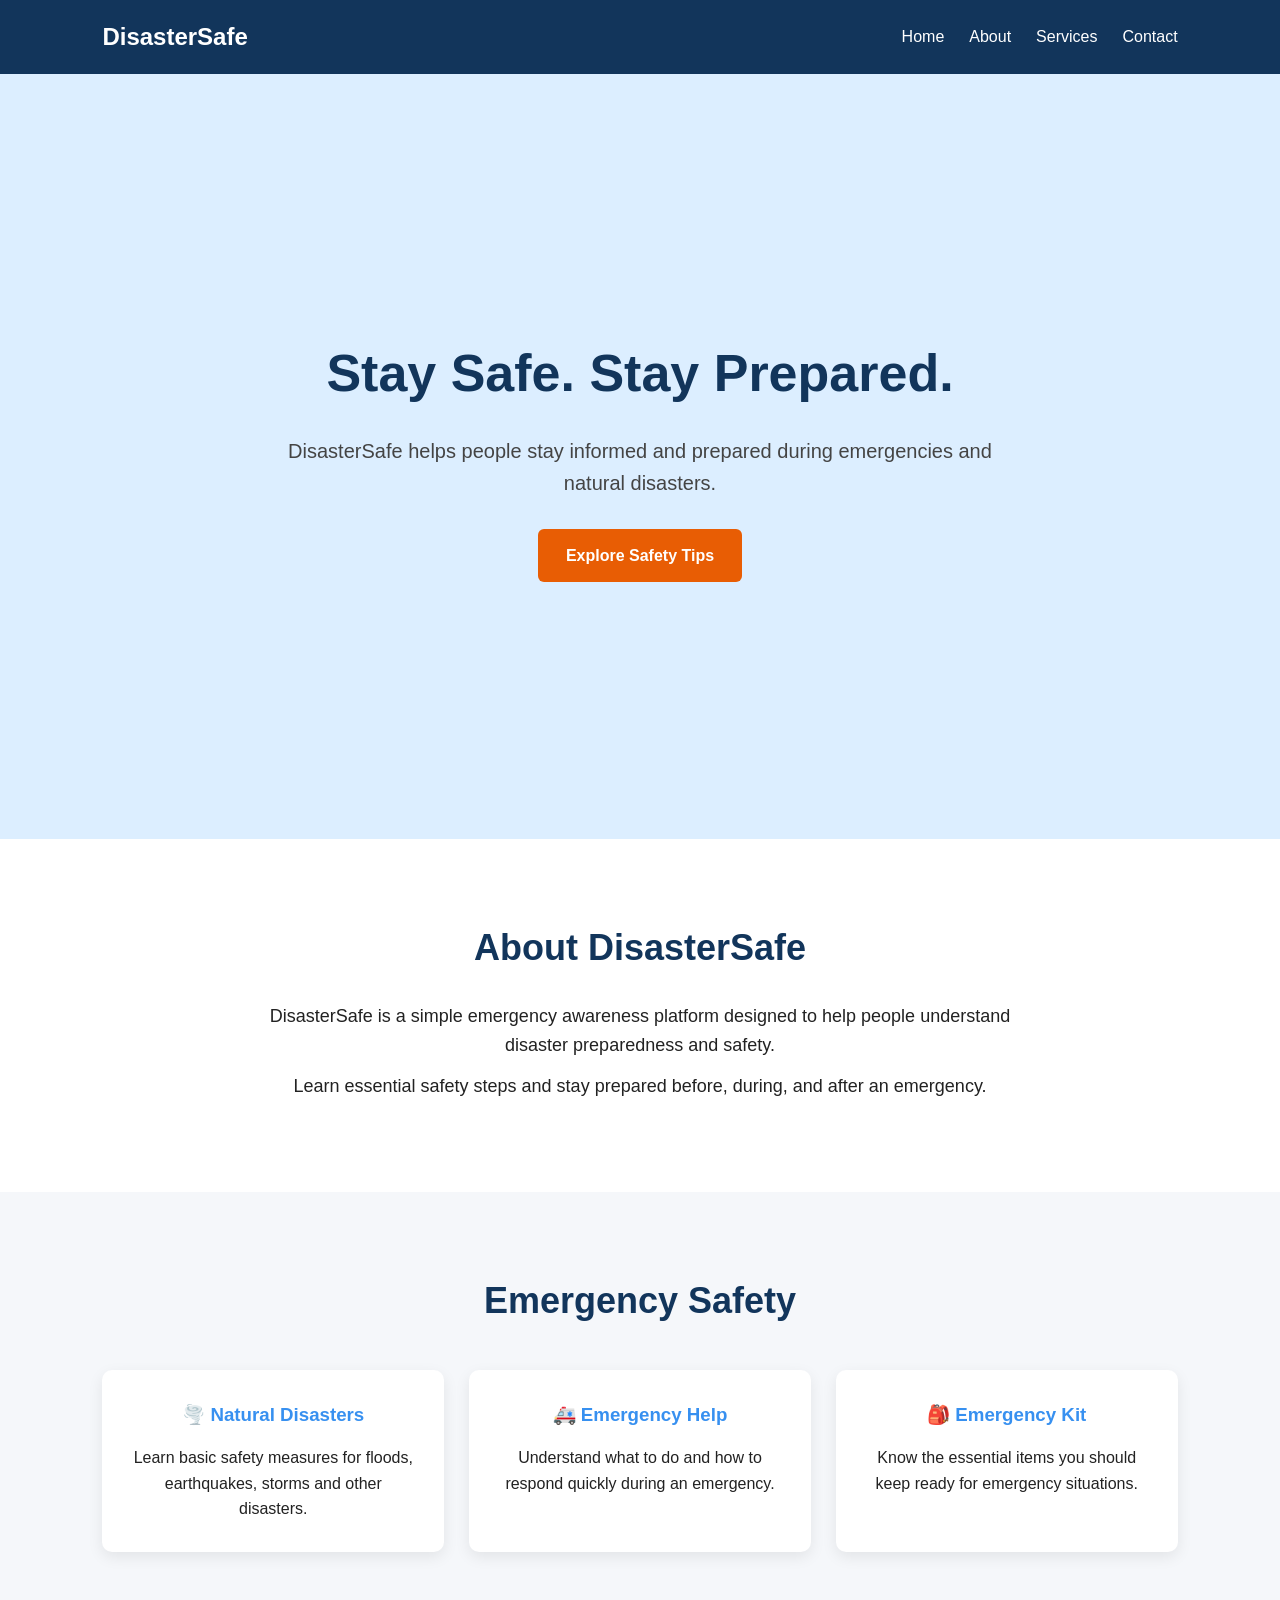
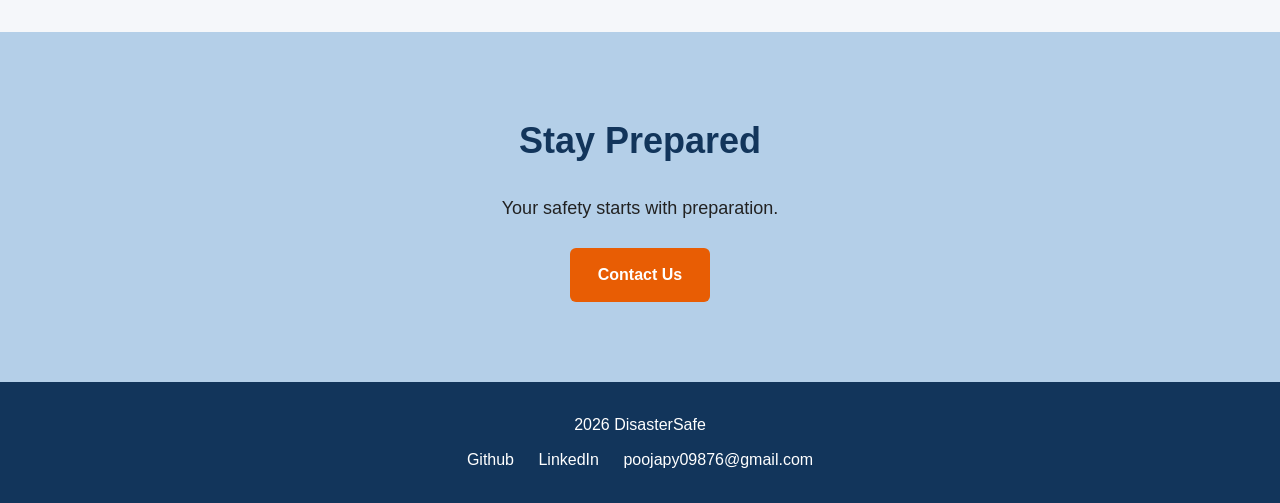
<file: WebDev-L1-LandingPage/index.html>
<!DOCTYPE html>
<html lang="en">
<head>
    <meta charset="UTF-8">
    <meta name="viewport" content="width=device-width, initial-scale=1.0">
    <title>DisasterSafe - Emergency Support</title>

    <link rel="stylesheet" href="style.css">
</head>

<body>

    <!-- Navigation Bar -->
    <nav class="navbar">
        <div class="logo">DisasterSafe</div>

        <ul class="nav-links">
            <li><a href="#home">Home</a></li>
            <li><a href="#about">About</a></li>
            <li><a href="#services">Services</a></li>
            <li><a href="#contact">Contact</a></li>
        </ul>
    </nav>


    <!-- Hero Section -->
    <section class="hero" id="home">
        <div class="hero-content">
            <h1>Stay Safe. Stay Prepared.</h1>

            <p>
                DisasterSafe helps people stay informed and prepared
                during emergencies and natural disasters.
            </p>

            <a href="#services" class="cta-button">Explore Safety Tips</a>
        </div>
    </section>


    <!-- About Section -->
    <section class="about" id="about">
        <h2>About DisasterSafe</h2>

        <p>
            DisasterSafe is a simple emergency awareness platform designed
            to help people understand disaster preparedness and safety.
        </p>

        <p>
            Learn essential safety steps and stay prepared before,
            during, and after an emergency.
        </p>
    </section>
    
<!-- Services Section -->
    <section class="services" id="services">
        <h2>Emergency Safety</h2>

        <div class="service-container">

            <div class="service-card">
                <h3>🌪️ Natural Disasters</h3>
                <p>
                    Learn basic safety measures for floods,
                    earthquakes, storms and other disasters.
                </p>
            </div>

            <div class="service-card">
                <h3>🚑 Emergency Help</h3>
                <p>
                    Understand what to do and how to respond
                    quickly during an emergency.
                </p>
            </div>

            <div class="service-card">
                <h3>🎒 Emergency Kit</h3>
                <p>
                    Know the essential items you should keep
                    ready for emergency situations.
                </p>
            </div>

        </div>
    </section>


    <!-- Contact Section -->
    <section class="contact" id="contact">
        <h2>Stay Prepared</h2>

        <p>
            Your safety starts with preparation.
        </p>

        <a href="mailto:contact@example.com" class="contact-button">
            Contact Us
        </a>
    </section>


    <!-- Footer -->
    <footer>
        <p> 2026 DisasterSafe </p>

        <div class="footer-links">
            <a href="poojakumari789">Github</a>
            <a href="https://www.linkedin.com/in/pooja-yadav-6934aa362?utm_source=share_via&utm_content=profile&utm_medium=member_android">LinkedIn</a>
            <a href="mailto:poojapy09876@gmail.com">poojapy09876@gmail.com</a>
        </div>
    </footer>

</body>
</html>
</file>
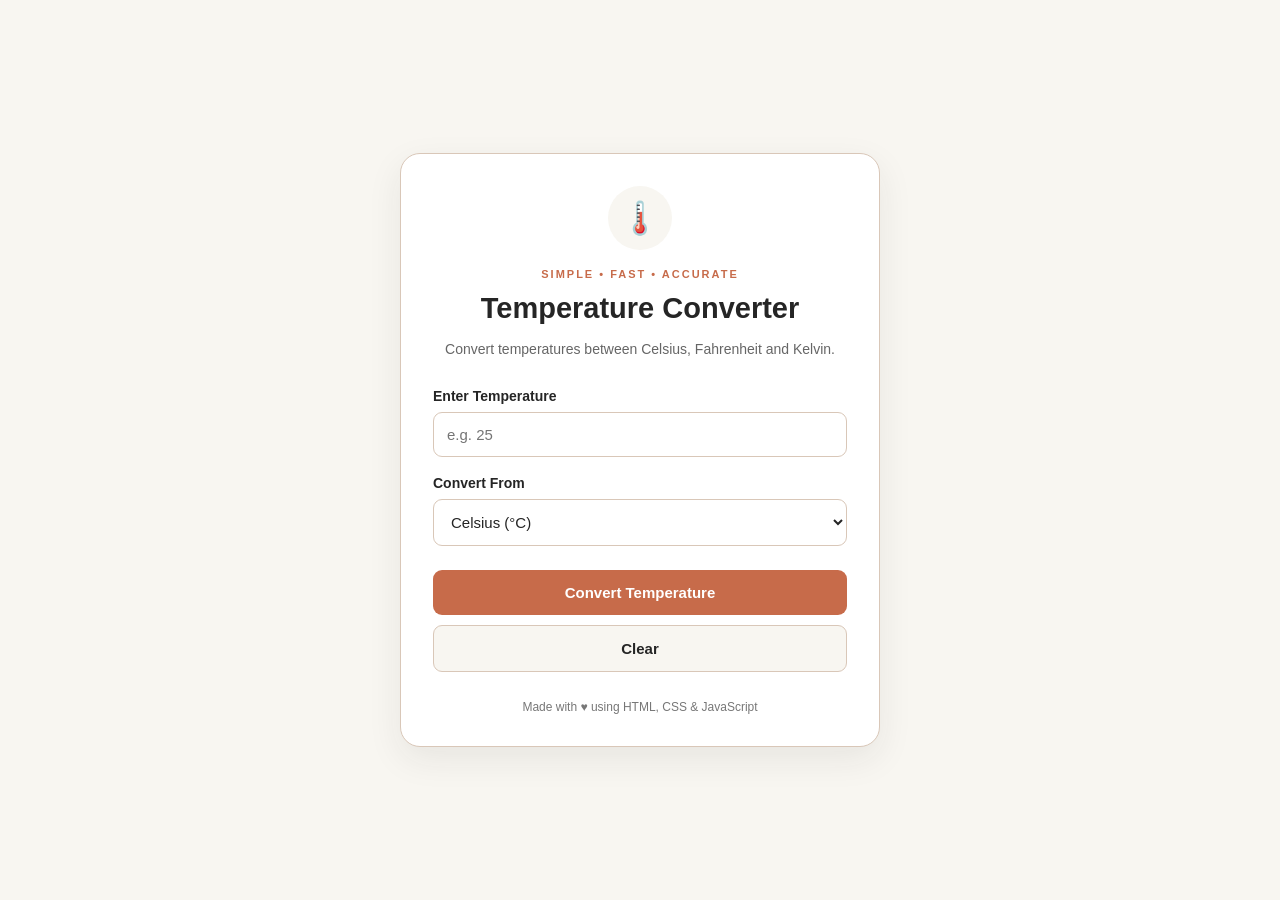
<file: WebDev-L1-Temperature-Convertor/index.html>
<!DOCTYPE html>
<html lang="en">
<head>
    <meta charset="UTF-8">
    <meta name="viewport" content="width=device-width, initial-scale=1.0">
    <title>Temperature Converter</title>
    <link rel="stylesheet" href="style.css">
    <script src="java.js" defer></script>
</head>
<body>

    <main class="converter">
        <div class="icon">🌡️</div>

        <p class="tagline">SIMPLE • FAST • ACCURATE</p>
        <h1>Temperature Converter</h1>
        <p class="subtitle">
            Convert temperatures between Celsius,
            Fahrenheit and Kelvin.
        </p>

        <form id="converterForm">
            <label for="temperature">Enter Temperature</label>
            <input
                type="number"
                id="temperature"
                placeholder="e.g. 25"
                step="any"
                required
            >

            <label for="unit">Convert From</label>
            <select id="unit">
                <option value="C">Celsius (°C)</option>
                <option value="F">Fahrenheit (°F)</option>
                <option value="K">Kelvin (K)</option>
            </select>

            <button type="submit" class="convert-btn">
                Convert Temperature
            </button>
            <button type="button" id="clearBtn" class="clear-btn">
                Clear
            </button>
        </form>

        <p id="error" class="error" role="alert"></p>

        <section id="results" class="results" aria-live="polite" hidden>
            <h2>Conversion Results</h2>

            <div class="result-card">
                <span>Celsius</span>
                <strong id="celsiusResult">—</strong>
            </div>

            <div class="result-card">
                <span>Fahrenheit</span>
                <strong id="fahrenheitResult">—</strong>
            </div>

            <div class="result-card">
                <span>Kelvin</span>
                <strong id="kelvinResult">—</strong>
            </div>
        </section>

        <footer>
            <p>Made with ♥ using HTML, CSS & JavaScript</p>
        </footer>
    </main>

</body>
</html>
</file>
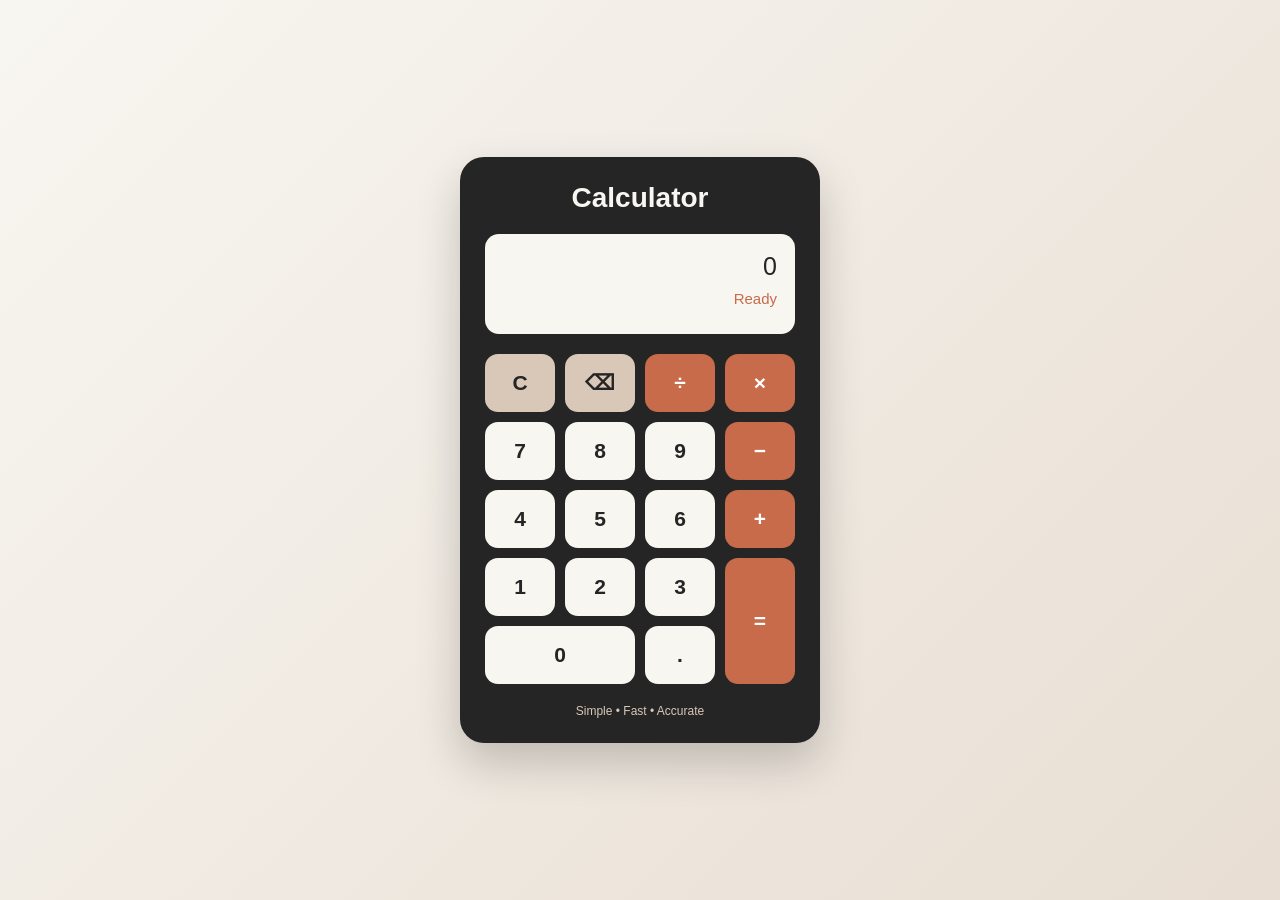
<file: webDev-L2-Calculator/index.html>
<!DOCTYPE html>
<html lang="en">
<head>
    <meta charset="UTF-8">
    <meta name="viewport" content="width=device-width, initial-scale=1.0">
    <title>Calculator App</title>
    <link rel="stylesheet" href="style.css">
    <script src="logic.js" defer></script>
</head>
<body>

    <main class="calculator">
        <h1>Calculator</h1>

        <div class="display" aria-live="polite">
            <div id="expression">0</div>
            <div id="result">Ready</div>
        </div>

        <div class="buttons">
            <button class="utility" data-action="clear">C</button>
            <button class="utility" data-action="backspace">⌫</button>
            <button class="operator" data-operator="/">÷</button>
            <button class="operator" data-operator="*">×</button>

            <button data-number="7">7</button>
            <button data-number="8">8</button>
            <button data-number="9">9</button>
            <button class="operator" data-operator="-">−</button>

            <button data-number="4">4</button>
            <button data-number="5">5</button>
            <button data-number="6">6</button>
            <button class="operator" data-operator="+">+</button>

            <button data-number="1">1</button>
            <button data-number="2">2</button>
            <button data-number="3">3</button>
            <button class="equals" data-action="equals">=</button>

            <button class="zero" data-number="0">0</button>
            <button data-action="decimal">.</button>
        </div>

        <p class="footer">Simple • Fast • Accurate</p>
    </main>

</body>
</html>
</file>
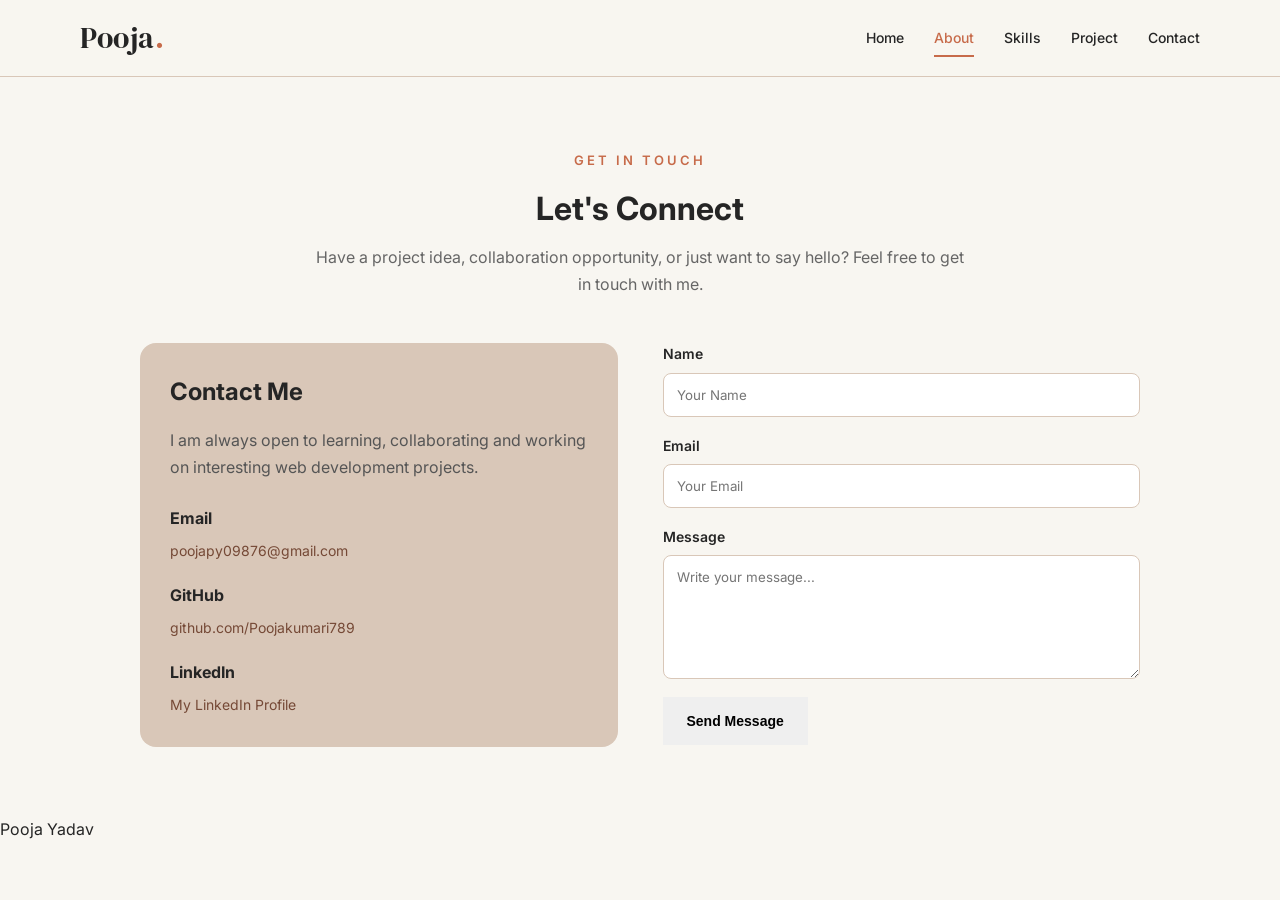
<file: WebDev-L2-personal_Portfolio/contact.html>
<!DOCTYPE html>
<html lang="en">
<head>
    <meta charset="UTF-8">
    <meta name="viewport" content="width=device-width, initial-scale=1.0">

    <title>Contact | Pooja </title>

    <!-- Google Fonts -->
    <link rel="preconnect" href="https://fonts.googleapis.com">
    <link rel="preconnect" href="https://fonts.gstatic.com" crossorigin>

    <link href="https://fonts.googleapis.com/css2?family=DM+Serif+Display&family=Inter:wght@400;500;600;700&display=swap" rel="stylesheet">

    <!-- CSS -->
    <link rel="stylesheet" href="style.css">
</head>

<body>

    <!-- ================= NAVBAR ================= -->

    <header class="navbar">
        <div class="container nav-container">

            <a href="index.html" class="logo">
                Pooja<span>.</span>
            </a>

            <nav>
                <a href="index.html">Home</a>
                <a href="about.html" class="active">About</a>
                <a href="skills.html">Skills</a>
                <a href="project.html">Project</a>
                <a href="contact.html">Contact</a>
            </nav>

        </div>
    </header>


    <!-- Contact Section -->
    <main class="contact-page">

        <div class="contact-heading">
            <span class="small-title">GET IN TOUCH</span>

            <h1>Let's Connect</h1>

            <p>
                Have a project idea, collaboration opportunity, or just want
                to say hello? Feel free to get in touch with me.
            </p>
        </div>


        <div class="contact-container">

            <!-- Contact Information -->
            <div class="contact-info">

                <h2>Contact Me</h2>

                <p>
                    I am always open to learning, collaborating and working
                    on interesting web development projects.
                </p>

                <div class="contact-item">
                    <h3>Email</h3>
                    <a href="mailto:poojapy09876@gmail.com">
                        poojapy09876@gmail.com
                    </a>
                </div>

                <div class="contact-item">
                    <h3>GitHub</h3>
                    <a href="https://github.com/Poojakumari789"
                       target="_blank">
                        github.com/Poojakumari789
                    </a>
                </div>

                <div class="contact-item">
                    <h3>LinkedIn</h3>
                    <a href="https://www.linkedin.com/in/pooja-yadav-6934aa362?utm_source=share_via&utm_content=profile&utm_medium=member_android"
                       target="_blank">
                        My LinkedIn Profile
                    </a>
                </div>

            </div>


            <!-- Contact Form -->
            <form action="https://formspree.io/f/xeaepazy" method="POST" class="contact-form">
    <label for="name">Name</label>
    <input
        type="text"
        id="name"
        name="name"
        placeholder="Your Name"
        required
    >

    <label for="email">Email</label>
    <input
        type="email"
        id="email"
        name="email"
        placeholder="Your Email"
        required
    >

    <label for="message">Message</label>
    <textarea
        id="message"
        name="message"
        rows="6"
        placeholder="Write your message..."
        required
    ></textarea>

    <button type="submit" class="btn">Send Message</button>

</form>
                
            </form>

        </div>

    </main>


    <!-- Footer -->
    <footer>
        <p> Pooja Yadav</p>
    </footer>

</body>
</html>
</file>
<file: WebDev-L1-LandingPage/style.css>
/* Basic Reset */
* {
    margin: 0;
    padding: 0;
    box-sizing: border-box;
}

html {
    scroll-behavior: smooth;
}

body {
    font-family: Arial, sans-serif;
    line-height: 1.6;
    color: #222;
    background: #f5f7fa;
}


/* Navigation Bar */
.navbar {
    position: sticky;
    top: 0;
    z-index: 1000;

    display: flex;
    justify-content: space-between;
    align-items: center;

    padding: 18px 8%;

    background: #12355b;
    color: white;
}

.logo {
    font-size: 24px;
    font-weight: bold;
}

.nav-links {
    display: flex;
    gap: 25px;
    list-style: none;
}

.nav-links a {
    color: white;
    text-decoration: none;
    font-size: 16px;
}

.nav-links a:hover {
    text-decoration: underline;
}


/* Hero Section */
.hero {
    min-height: 85vh;

    display: flex;
    justify-content: center;
    align-items: center;

    text-align: center;

    padding: 40px 8%;

    background: #dceeff;
}

.hero-content {
    max-width: 750px;
}

.hero h1 {
    font-size: 52px;
    margin-bottom: 20px;
    color: #12355b;
}

.hero p {
    font-size: 20px;
    margin-bottom: 30px;
    color: #444;
}
.cta-button,
.contact-button {
    display: inline-block;

    padding: 14px 28px;

    background: #e85d04;
    color: white;

    text-decoration: none;

    border-radius: 6px;

    font-weight: bold;
}

.cta-button:hover,
.contact-button:hover {
    background: #c94d03;
}


/* About Section */
.about {
    padding: 80px 8%;
    text-align: center;
    background: white;
}

.about h2,
.services h2,
.contact h2 {
    font-size: 36px;
    margin-bottom: 25px;
    color: #12355b;
}

.about p {
    max-width: 800px;
    margin: 12px auto;
    font-size: 18px;
}


/* Services Section */
.services {
    padding: 80px 8%;
    text-align: center;
    background: #f5f7fa;
}

.service-container {
    display: grid;

    grid-template-columns: repeat(3, 1fr);

    gap: 25px;

    max-width: 1100px;

    margin: 40px auto 0;
}

.service-card {
    background: white;

    padding: 30px;

    border-radius: 10px;

    box-shadow: 0 5px 15px rgba(0, 0, 0, 0.08);

    transition: transform 0.3s ease;
}

.service-card:hover {
    transform: translateY(-5px);
}

.service-card h3 {
    margin-bottom: 15px;
    color: #3790f0;
}


/* Contact Section */
.contact {
    padding: 80px 8%;
    text-align: center;
    background: #b4cfe8;
}

.contact p {
    font-size: 18px;
    margin-bottom: 25px;
}


/* Footer */
footer {
    padding: 30px 8%;

    text-align: center;

    background: #12355b;
    color: white;
}

.footer-links {
    margin-top: 10px;
}

.footer-links a {
    color: white;
    margin: 0 10px;
    text-decoration: none;
}


/* Responsive Design */
@media (max-width: 768px) {

    .navbar {
        flex-direction: column;
        gap: 15px;
    }

    .nav-links {
        flex-wrap: wrap;
        justify-content: center;
        gap: 15px;
    }

    .hero h1 {
        font-size: 38px;
    }

    .hero p {
        font-size: 17px;
    }

    .service-container {
        grid-template-columns: 1fr;
    }

    .about h2,
    .services h2,
    .contact h2 {
        font-size: 30px;
    }}
</file>
<file: WebDev-L1-Temperature-Convertor/style.css>
* {
    margin: 0;
    padding: 0;
    box-sizing: border-box;
}

:root {
    --background: #F8F6F1;
    --text: #252525;
    --accent: #C76B4A;
    --secondary: #D9C7B8;
    --white: #FFFFFF;
}

body {
    min-height: 100vh;
    display: flex;
    justify-content: center;
    align-items: center;
    padding: 24px;
    background: var(--background);
    color: var(--text);
    font-family: Arial, Helvetica, sans-serif;
}

.converter {
    width: 100%;
    max-width: 480px;
    padding: 32px;
    background: var(--white);
    border: 1px solid var(--secondary);
    border-radius: 20px;
    box-shadow: 0 12px 35px rgba(37, 37, 37, 0.08);
}

.icon {
    width: 64px;
    height: 64px;
    display: flex;
    justify-content: center;
    align-items: center;
    margin: 0 auto 18px;
    background: var(--background);
    border-radius: 50%;
    font-size: 32px;
}

.tagline {
    text-align: center;
    color: var(--accent);
    font-size: 11px;
    font-weight: bold;
    letter-spacing: 2px;
    margin-bottom: 10px;
}

h1 {
    text-align: center;
    font-size: 29px;
    line-height: 1.25;
    margin-bottom: 12px;
}

.subtitle {
    text-align: center;
    color: #666666;
    font-size: 14px;
    line-height: 1.6;
    margin-bottom: 28px;
}

label {
    display: block;
    font-size: 14px;
    font-weight: bold;
    margin: 18px 0 8px;
}

input,
select {
    width: 100%;
    padding: 13px;
    border: 1px solid var(--secondary);
    border-radius: 9px;
    background: var(--white);
    color: var(--text);
    font-size: 15px;
    outline: none;
}

input:focus,
select:focus {
    border-color: var(--accent);
    box-shadow: 0 0 0 3px rgba(199, 107, 74, 0.12);
}

button {
    width: 100%;
    padding: 14px;
    border: none;
    border-radius: 9px;
    font-size: 15px;
    font-weight: bold;
    cursor: pointer;
    transition: opacity 0.2s, transform 0.2s;
}

button:hover {
    opacity: 0.9;
    transform: translateY(-1px);
}

.convert-btn {
    margin-top: 24px;
    background: var(--accent);
    color: var(--white);
}

.clear-btn {
    margin-top: 10px;
    background: var(--background);
    color: var(--text);
    border: 1px solid var(--secondary);
}

.error {
    color: #B42318;
    font-size: 13px;
    line-height: 1.5;
    margin-top: 14px;
}

.error:empty {
    display: none;
}

.results {
    margin-top: 24px;
    padding-top: 20px;
    border-top: 1px solid var(--secondary);
}

.results h2 {
    font-size: 19px;
    margin-bottom: 14px;
}

.result-card {
    display: flex;
    justify-content: space-between;
    align-items: center;
    gap: 12px;
    padding: 15px;
    margin-top: 10px;
    border-radius: 10px;
    background: var(--background);
}

.result-card span {
    font-size: 14px;
    color: #666666;
}

.result-card strong {
    color: var(--accent);
    font-size: 16px;
    overflow-wrap: anywhere;
}

footer {
    text-align: center;
    color: #777777;
    font-size: 12px;
    margin-top: 28px;
}

@media (max-width: 480px) {
    body {
        padding: 14px;
    }

    .converter {
        padding: 23px 18px;
    }

    h1 {
        font-size: 25px;
    }
}
</file>
<file: webDev-L2-Calculator/style.css>
* {
    margin: 0;
    padding: 0;
    box-sizing: border-box;
}

body {
    min-height: 100vh;
    display: flex;
    justify-content: center;
    align-items: center;
    padding: 20px;
    font-family: Arial, sans-serif;
    background: linear-gradient(135deg, #f8f6f1, #e8ded3);
}

.calculator {
    width: 100%;
    max-width: 360px;
    padding: 25px;
    border-radius: 24px;
    background: #252525;
    box-shadow: 0 20px 45px rgba(0, 0, 0, 0.2);
}

h1 {
    color: #f8f6f1;
    text-align: center;
    margin-bottom: 20px;
    font-size: 28px;
}

.display {
    min-height: 100px;
    padding: 18px;
    margin-bottom: 20px;
    border-radius: 14px;
    background: #f8f6f1;
    text-align: right;
    overflow-wrap: anywhere;
}

#expression {
    min-height: 30px;
    color: #252525;
    font-size: 25px;
}

#result {
    min-height: 22px;
    margin-top: 8px;
    color: #c76b4a;
    font-size: 15px;
}

.buttons {
    display: grid;
    grid-template-columns: repeat(4, 1fr);
    gap: 10px;
}

button {
    min-height: 58px;
    border: none;
    border-radius: 13px;
    background: #f8f6f1;
    color: #252525;
    font-size: 21px;
    font-weight: bold;
    cursor: pointer;
    transition: transform 0.15s, background 0.15s;
}

button:hover {
    background: #d9c7b8;
}

button:active {
    transform: scale(0.94);
}

.utility {
    background: #d9c7b8;
}

.operator {
    background: #c76b4a;
    color: white;
}

.operator:hover,
.equals:hover {
    background: #aa5337;
    color: white;
}

.equals {
    grid-row: span 2;
    background: #c76b4a;
    color: white;
}

.zero {
    grid-column: span 2;
}

.footer {
    margin-top: 20px;
    color: #d9c7b8;
    text-align: center;
    font-size: 12px;
}

@media (max-width: 380px) {
    .calculator {
        padding: 18px;
    }

    button {
        min-height: 52px;
    }
}
</file>
<file: WebDev-L2-personal_Portfolio/style.css>
/* =========================
   RESET
========================= */

* {
    margin: 0;
    padding: 0;
    box-sizing: border-box;
}

html {
    scroll-behavior: smooth;
}

body {
    background: #F8F6F1;
    color: #252525;
    font-family: "Inter", sans-serif;
    line-height: 1.6;
}

a {
    text-decoration: none;
    color: inherit;
}

.container {
    width: min(1120px, 90%);
    margin: auto;
}


/* =========================
   NAVBAR
========================= */

.navbar {
    position: sticky;
    top: 0;
    z-index: 1000;

    background: rgba(248, 246, 241, 0.96);
    border-bottom: 1px solid #D9C7B8;
}

.nav-container {
    min-height: 76px;

    display: flex;
    align-items: center;
    justify-content: space-between;
}

.logo {
    font-family: "DM Serif Display", serif;
    font-size: 30px;
    letter-spacing: 0.5px;
}

.logo span {
    color: #C76B4A;
}

nav {
    display: flex;
    align-items: center;
    gap: 30px;
}

nav a {
    position: relative;

    font-size: 14px;
    font-weight: 500;

    padding: 8px 0;

    transition: color 0.3s ease;
}

nav a:hover,
nav a.active {
    color: #C76B4A;
}

nav a::after {
    content: "";

    position: absolute;
    left: 0;
    bottom: 0;

    width: 0;
    height: 2px;

    background: #C76B4A;

    transition: width 0.3s ease;
}

nav a:hover::after,
nav a.active::after {
    width: 100%;
}


/* =========================
   HERO
========================= */

.hero {
    min-height: calc(100vh - 76px);

    display: flex;
    align-items: center;

    padding: 80px 0;
}

.hero-container {
    display: grid;
    grid-template-columns: 1.15fr 0.85fr;
    align-items: center;
    gap: 80px;
}

.hero-intro {
    color: #C76B4A;

    font-size: 15px;
    font-weight: 600;

    letter-spacing: 2px;
    text-transform: uppercase;

    margin-bottom: 12px;
}

.hero h1 {
    font-family: "DM Serif Display", serif;

    font-size: clamp(56px, 8vw, 92px);
    font-weight: 400;

    line-height: 0.95;

    margin-bottom: 22px;
}

.hero h2 {
    font-size: 24px;
    font-weight: 500;

    margin-bottom: 20px;
}

.hero-description {
    max-width: 570px;

    color: #5D5A56;

    font-size: 16px;
    line-height: 1.8;

    margin-bottom: 34px;
}


/* =========================
   BUTTONS
========================= */

.hero-buttons {
    display: flex;
    gap: 14px;
    flex-wrap: wrap;
}

.btn {
    display: inline-flex;
    align-items: center;
    justify-content: center;

    min-height: 48px;
    padding: 0 24px;

    border: 1px solid #C76B4A;

    font-size: 14px;
    font-weight: 600;

    transition: all 0.3s ease;
}

.btn-primary {
    background: #C76B4A;
    color: #FFFFFF;
}

.btn-primary:hover {
    background: #252525;
    border-color: #252525;
}

.btn-secondary {
    background: transparent;
    color: #252525;
}

.btn-secondary:hover {
    background: #D9C7B8;
}


/* =========================
   PROFILE CARD
========================= */

.hero-visual {
    display: flex;
    justify-content: center;
}

.profile-card {
    width: min(360px, 100%);

    padding: 24px;

    background: #D9C7B8;

    border: 1px solid #C76B4A;

    transform: rotate(2deg);

    transition: transform 0.3s ease;
}

.profile-card:hover {
    transform: rotate(0deg);
}

.profile-placeholder {
    aspect-ratio: 4 / 5;

    display: flex;
    align-items: center;
    justify-content: center;

    background: #F8F6F1;

    border: 1px solid #C76B4A;
}
/* Hero Image Size */
.hero-visual {
    width: 100%;
    max-width: 380px;
    height: 450px;
    margin: 0 auto;
    overflow: hidden;
}

.hero-visual img {
    width: 100%;
    height: 100%;
    object-fit: cover;
    object-position: center top;
    display: block;
}

.profile-placeholder span {
    font-family: "DM Serif Display", serif;

    font-size: 80px;
    color: #C76B4A;
}

.profile-info {
    padding-top: 18px;

    font-size: 13px;
    letter-spacing: 0.5px;
}


/* =========================
   HOME INTRO
========================= */

.home-intro {
    padding: 100px 0;

    border-top: 1px solid #D9C7B8;
}

.home-intro .container {
    max-width: 760px;
    margin-left: max(5%, calc((100% - 1120px) / 2));
}

.section-label {
    color: #C76B4A;

    font-size: 12px;
    font-weight: 700;

    letter-spacing: 2px;

    margin-bottom: 14px;
}

.home-intro h2 {
    font-family: "DM Serif Display", serif;

    font-size: clamp(38px, 5vw, 58px);
    font-weight: 400;

    line-height: 1.1;

    margin-bottom: 22px;
}

.home-intro p:not(.section-label) {
    color: #5D5A56;

    max-width: 650px;

    line-height: 1.8;

    margin-bottom: 20px;
}

.text-link {
    color: #C76B4A;

    font-size: 14px;
    font-weight: 600;

    border-bottom: 1px solid #C76B4A;

    padding-bottom: 3px;

    transition: color 0.3s ease;
}

.text-link:hover {
    color: #252525;
}


/* =========================
   FOOTER
========================= */

.footer {
    padding: 28px 0;

    background: #252525;
    color: #F8F6F1;
}

.footer-container {
    display: flex;
    align-items: center;
    justify-content: space-between;

    gap: 20px;
}

.footer p {
    font-size: 13px;
    opacity: 0.8;
}

.footer-links {
    display: flex;
    gap: 22px;
}

.footer-links a {
    font-size: 13px;

    transition: color 0.3s ease;
}

.footer-links a:hover {
    color: #D9C7B8;
}


/* =========================
   TABLET
========================= */

@media (max-width: 850px) {

    .hero-container {
        grid-template-columns: 1fr;
        gap: 55px;
    }

    .hero {
        padding: 70px 0;
    }

    .hero-content {
        text-align: center;
    }

    .hero-description {
        margin-left: auto;
        margin-right: auto;
    }

    .hero-buttons {
        justify-content: center;
    }

    .hero-visual {
        order: 2;
    }

    .profile-card {
        max-width: 320px;
    }
}


/* =========================
   MOBILE
========================= */

@media (max-width: 600px) {

    .nav-container {
        min-height: 68px;

        flex-direction: column;
        justify-content: center;

        gap: 8px;

        padding: 12px 0;
    }

    .logo {
        font-size: 26px;
    }

    nav {
        gap: 16px;
        flex-wrap: wrap;
        justify-content: center;
    }

    nav a {
        font-size: 12px;
    }

    .hero {
        min-height: auto;
        padding: 65px 0;
    }

    .hero h1 {
        font-size: 58px;
    }

    .hero h2 {
        font-size: 20px;
    }

    .hero-description {
        font-size: 15px;
    }

    .hero-buttons {
        flex-direction: column;
        align-items: stretch;
    }

    .btn {
        width: 100%;
    }

    .home-intro {
        padding: 70px 0;
    }

    .home-intro h2 {
        font-size: 40px;
    }

    .footer-container {
        flex-direction: column;
        text-align: center;
    }

    .footer-links {
        gap: 18px;
    }
}
/* =========================
   ABOUT PAGE
========================= */

.page-header {
    padding: 100px 0 75px;
    background: #F8F6F1;
    border-bottom: 1px solid #D9C7B8;
}

.page-header h1 {
    font-family: "DM Serif Display", serif;
    font-size: clamp(52px, 7vw, 78px);
    font-weight: 400;
    line-height: 1.05;
    margin: 15px 0 22px;
}

.page-intro {
    max-width: 600px;
    color: #5D5A56;
    font-size: 17px;
    line-height: 1.8;
}

/* About content */

.about-content {
    padding: 90px 0;
}

.about-grid {
    display: grid;
    grid-template-columns: 1.3fr 0.7fr;
    gap: 75px;
    align-items: start;
}

.about-text h2 {
    font-family: "DM Serif Display", serif;
    font-size: 42px;
    font-weight: 400;
    margin-bottom: 25px;
}

.about-text p {
    color: #5D5A56;
    font-size: 15px;
    line-height: 1.9;
    margin-bottom: 18px;
}

.about-details {
    border-top: 1px solid #CBB6A5;
}

.detail-item {
    display: flex;
    flex-direction: column;
    gap: 6px;
    padding: 20px 0;
    border-bottom: 1px solid #CBB6A5;
}

.detail-item span {
    color: #C76B4A;
    font-size: 12px;
    font-weight: 700;
    letter-spacing: 1.5px;
    text-transform: uppercase;
}

.detail-item strong {
    font-size: 14px;
    font-weight: 600;
    line-height: 1.6;
}

/* My approach */

.about-approach {
    padding: 85px 0 100px;
    background: #EFE8DF;
}

.approach-grid {
    display: grid;
    grid-template-columns: repeat(3, 1fr);
    gap: 22px;
    margin-top: 35px;
}

.approach-card {
    padding: 30px 25px;
    background: #F8F6F1;
    border: 1px solid #D9C7B8;
    transition: transform 0.3s ease, box-shadow 0.3s ease;
}

.approach-card:hover {
    transform: translateY(-5px);
    box-shadow: 0 12px 25px rgba(37, 37, 37, 0.08);
}

.approach-card span {
    color: #C76B4A;
    font-size: 13px;
    font-weight: 700;
    letter-spacing: 1px;
}

.approach-card h3 {
    font-family: "DM Serif Display", serif;
    font-size: 27px;
    font-weight: 400;
    margin: 18px 0 12px;
}

.approach-card p {
    color: #5D5A56;
    font-size: 14px;
    line-height: 1.8;
}

/* About responsive design */

@media (max-width: 850px) {
    .about-grid {
        grid-template-columns: 1fr;
        gap: 40px;
    }

    .approach-grid {
        grid-template-columns: 1fr 1fr;
    }
}

@media (max-width: 600px) {
    .page-header {
        padding: 70px 0 55px;
    }

    .page-header h1 {
        font-size: 52px;
    }

    .page-intro {
        font-size: 15px;
    }

    .about-content {
        padding: 65px 0;
    }

    .about-text h2 {
        font-size: 35px;
    }

    .approach-grid {
        grid-template-columns: 1fr;
    }

    .about-approach {
        padding: 65px 0;
    }
}
/* ==================================
   SKILLS PAGE
================================== */

.skills-page {
    overflow-x: hidden;
}

/* Hero */

.skills-hero {
    padding: 105px 0 85px;
    border-bottom: 1px solid #D9C7B8;
}

.skills-title {
    font-family: "DM Serif Display", serif;
    font-weight: 400;
    font-size: clamp(58px, 8vw, 100px);
    line-height: 0.98;
    letter-spacing: -2px;
    margin: 20px 0 25px;
}

.skills-title span {
    color: #C76B4A;
}

.skills-description {
    max-width: 570px;
    color: #5D5A56;
    font-size: 16px;
    line-height: 1.9;
}

.skills-meta {
    display: flex;
    align-items: center;
    flex-wrap: wrap;
    gap: 12px;
    margin-top: 30px;
    color: #756B63;
    font-size: 12px;
    font-weight: 600;
    letter-spacing: 0.5px;
    text-transform: uppercase;
}

.meta-dot {
    width: 5px;
    height: 5px;
    border-radius: 50%;
    background: #C76B4A;
}

/* Skills section */

.skills-section {
    padding: 85px 0 100px;
}

.skills-section-heading {
    display: flex;
    justify-content: space-between;
    align-items: end;
    gap: 25px;
    margin-bottom: 38px;
}

.skills-section-heading h2,
.tools-heading h2 {
    font-family: "DM Serif Display", serif;
    font-size: 43px;
    font-weight: 400;
    margin-top: 8px;
}

.skills-note {
    color: #756B63;
    font-size: 13px;
}

.skills-grid {
    display: grid;
    grid-template-columns: repeat(3, minmax(0, 1fr));
    gap: 18px;
}

.skill-card {
    min-width: 0;
    min-height: 285px;
    padding: 25px;
    background: #F8F6F1;
    border: 1px solid #D9C7B8;
    position: relative;
    transition: border-color 0.3s ease,
                background 0.3s ease,
                transform 0.3s ease,
                box-shadow 0.3s ease;
}

.skill-card:hover {
    border-color: #C76B4A;
    background: #FFFDF9;
    transform: translateY(-6px);
    box-shadow: 0 15px 32px rgba(37, 37, 37, 0.07);
}

.skill-card-top {
    display: flex;
    align-items: center;
    justify-content: space-between;
}

.skill-index {
    color: #9B8D81;
    font-size: 12px;
    font-weight: 600;
}

.skill-status {
    padding: 5px 9px;
    border: 1px solid #D9C7B8;
    border-radius: 30px;
    color: #665A50;
    font-size: 10px;
    font-weight: 600;
    letter-spacing: 0.5px;
    text-transform: uppercase;
}

.skill-status.learning {
    border-color: #C76B4A;
    color: #A64E32;
}

.skill-symbol {
    display: flex;
    align-items: center;
    justify-content: center;
    width: 52px;
    height: 52px;
    margin: 28px 0 20px;
    background: #EFE8DF;
    color: #C76B4A;
    font-family: "DM Serif Display", serif;
    font-size: 17px;
    border: 1px solid #D9C7B8;
}

.skill-card h3 {
    font-size: 19px;
    font-weight: 600;
    margin-bottom: 10px;
}

.skill-card p {
    color: #655F59;
    font-size: 13px;
    line-height: 1.8;
    min-height: 70px;
}

.skill-tags {
    display: flex;
    flex-wrap: wrap;
    gap: 7px;
    margin-top: 17px;
}

.skill-tags span {
    color: #655F59;
    background: #EFE8DF;
    padding: 5px 9px;
    font-size: 10px;
    border-radius: 2px;
}

/* Tools */

.tools-section {
    background: #EFE8DF;
    padding: 65px 0;
}

.tools-container {
    display: grid;
    grid-template-columns: 0.8fr 1.2fr;
    gap: 40px;
    align-items: center;
}

.tools-list {
    display: flex;
    flex-wrap: wrap;
    gap: 12px;
}

.tool-item {
    display: flex;
    align-items: center;
    gap: 10px;
    padding: 12px 15px;
    background: #F8F6F1;
    border: 1px solid #D9C7B8;
    font-size: 12px;
    font-weight: 600;
    transition: transform 0.3s ease,
                border-color 0.3s ease;
}

.tool-item:hover {
    transform: translateY(-4px);
    border-color: #C76B4A;
}

.tool-mark {
    display: flex;
    align-items: center;
    justify-content: center;
    width: 30px;
    height: 30px;
    background: #D9C7B8;
    color: #252525;
    font-size: 10px;
    font-weight: 700;
}

/* Bottom CTA */

.skills-bottom {
    padding: 95px 0;
    text-align: center;
}

.skills-bottom-inner {
    display: flex;
    align-items: center;
    flex-direction: column;
}

.skills-bottom h2 {
    font-family: "DM Serif Display", serif;
    font-size: clamp(36px, 5vw, 55px);
    font-weight: 400;
    margin: 10px 0 15px;
}

.skills-bottom-inner > p:not(.section-label) {
    max-width: 520px;
    color: #655F59;
    font-size: 14px;
    line-height: 1.8;
    margin-bottom: 25px;
}

/* Responsive */

@media (max-width: 900px) {
    .skills-grid {
        grid-template-columns: repeat(2, minmax(0, 1fr));
    }

    .tools-container {
        grid-template-columns: 1fr;
        gap: 25px;
    }
}

@media (max-width: 600px) {
    .skills-hero {
        padding: 70px 0 60px;
    }

    .skills-title {
        font-size: 58px;
        letter-spacing: -1px;
    }

    .skills-description {
        font-size: 14px;
    }

    .skills-section {
        padding: 65px 0;
    }

    .skills-section-heading {
        align-items: start;
        flex-direction: column;
        gap: 8px;
    }

    .skills-section-heading h2,
    .tools-heading h2 {
        font-size: 36px;
    }

    .skills-grid {
        grid-template-columns: 1fr;
    }

    .skill-card {
        min-height: auto;
    }

    .skill-card p {
        min-height: 0;
    }

    .tools-section {
        padding: 55px 0;
    }

    .skills-bottom {
        padding: 70px 0;
    }
}

/* Reduced motion accessibility */

@media (prefers-reduced-motion: reduce) {
    .skill-card,
    .tool-item {
        transition: none;
    }
}
/* ===== Project Page ===== */

.project-page {
  padding: 70px 8%;
  min-height: 80vh;
  background: #F8F6F1;
  overflow: hidden;
}

.project-heading {
  max-width: 650px;
  margin: 0 auto 45px;
  text-align: center;
}

.small-title {
  color: #C76B4A;
  letter-spacing: 3px;
  font-size: 13px;
  font-weight: 600;
}

.project-heading h1 {
  color: #252525;
  font-size: 38px;
  margin: 12px 0;
  font-family: 'DM Serif Display', serif;
}

.project-heading p {
  color: #666;
  line-height: 1.7;
}

/* Project Grid */

.project-grid {
  display: grid;
  grid-template-columns: repeat(2, minmax(0, 1fr));
  gap: 28px;
  max-width: 1050px;
  margin: auto;
}

/* Project Card */

.project-card {
  background: #fff;
  border: 1px solid #D9C7B8;
  border-radius: 12px;
  overflow: hidden;
  height:auto;
  min-height:0;
  transition: transform 0.35s ease,
              box-shadow 0.35s ease;
}


.project-card:hover {
  transform: translateY(-7px);
  box-shadow: 0 14px 30px rgba(37, 37, 37, 0.10);
}

/* Image */

/* Project Image Container */
.project-image {
    width: 100%;
    height: 160px;
    margin:0;
    padding:0;

    /* margin-bottom: 0;
    box-sizing: border-box; */

    display: flex;
    align-items: center;
    justify-content: center;

    overflow: hidden;
    background: #F8F6F1;
}

/* Show Complete Image */
.project-image img {
    width: 100%;
    height: 100%;
    object-fit: cover;
    object-position: center;
    display: block;
    transition: transform 0.5s ease;
}
.project-card:hover .project-image img {
  transform: scale(1.04);
}

/* Project Details */

.project-info {
  padding: 24px;
}

.project-info h2 {
  color: #252525;
  font-size: 21px;
  margin-bottom: 10px;
}

.project-info p {
  color: #666;
  font-size: 14px;
  line-height: 1.7;
  min-height: 48px;
}

/* Technology Tags */

.project-tags {
  display: flex;
  flex-wrap: wrap;
  gap: 8px;
  margin: 18px 0;
}

.project-tags span {
  background: #F8F6F1;
  color: #754936;
  padding: 6px 12px;
  border-radius: 20px;
  font-size: 12px;
}

/* Project Link */

.project-link {
  display: inline-block;
  color: #C76B4A;
  text-decoration: none;
  font-size: 14px;
  font-weight: 600;
  transition: color 0.3s ease;
}

.project-link:hover {
  color: #252525;
}

/* Responsive Design */

@media (max-width: 700px) {
  .project-page {
    padding: 45px 6%;
  }

  .project-heading h1 {
    font-size: 30px;
  }

  .project-grid {
    grid-template-columns: 1fr;
    gap: 22px;
  }

  .project-image {
    height:200px;
  }

  .project-info {
    padding: 20px;
  }
}

@media (prefers-reduced-motion: reduce) {
  .project-card,
  .project-image img,
  .project-link {
    transition: none;
  }
}
/* =========================
   CONTACT PAGE
========================= */

.contact-page {
    padding: 70px 8%;
    background: #F8F6F1;
    min-height: 80vh;
}

.contact-heading {
    max-width: 650px;
    margin: 0 auto 45px;
    text-align: center;
}

.contact-heading .small-title {
    color: #C76B4A;
    font-size: 13px;
    letter-spacing: 3px;
    font-weight: 600;
}

.contact-heading h1 {
    margin: 10px 0;
    color: #252525;
}

.contact-heading p {
    color: #666;
    line-height: 1.7;
}

.contact-container {
    max-width: 1000px;
    margin: auto;
    display: grid;
    grid-template-columns: 1fr 1fr;
    gap: 45px;
}

.contact-info {
    background: #D9C7B8;
    padding: 30px;
    border-radius: 16px;
}

.contact-info h2 {
    color: #252525;
    margin-bottom: 15px;
}

.contact-info > p {
    color: #555;
    line-height: 1.7;
    margin-bottom: 25px;
}

.contact-item {
    margin-top: 20px;
}

.contact-item h3 {
    color: #252525;
    margin-bottom: 6px;
    font-size: 16px;
}

.contact-item a {
    color: #754936;
    text-decoration: none;
    font-size: 14px;
}

.contact-item a:hover {
    color: #C76B4A;
}

.contact-form {
    display: flex;
    flex-direction: column;
}

.contact-form label {
    margin-bottom: 7px;
    color: #252525;
    font-weight: 600;
    font-size: 14px;
}

.contact-form input,
.contact-form textarea {
    width: 100%;
    padding: 13px;
    margin-bottom: 18px;
    border: 1px solid #D9C7B8;
    border-radius: 8px;
    background: #fff;
    color: #252525;
    font-family: inherit;
    outline: none;
}

.contact-form input:focus,
.contact-form textarea:focus {
    border-color: #C76B4A;
}

.contact-form textarea {
    resize: vertical;
}

.contact-form .btn {
    border: none;
    cursor: pointer;
    width: fit-content;
}
/* Mobile */
@media (max-width: 700px) {

    .contact-page {
        padding: 50px 6%;
    }

    .contact-container {
        grid-template-columns: 1fr;
        gap: 30px;
    }

    .contact-info {
        padding: 25px;
    }
}
</file>
